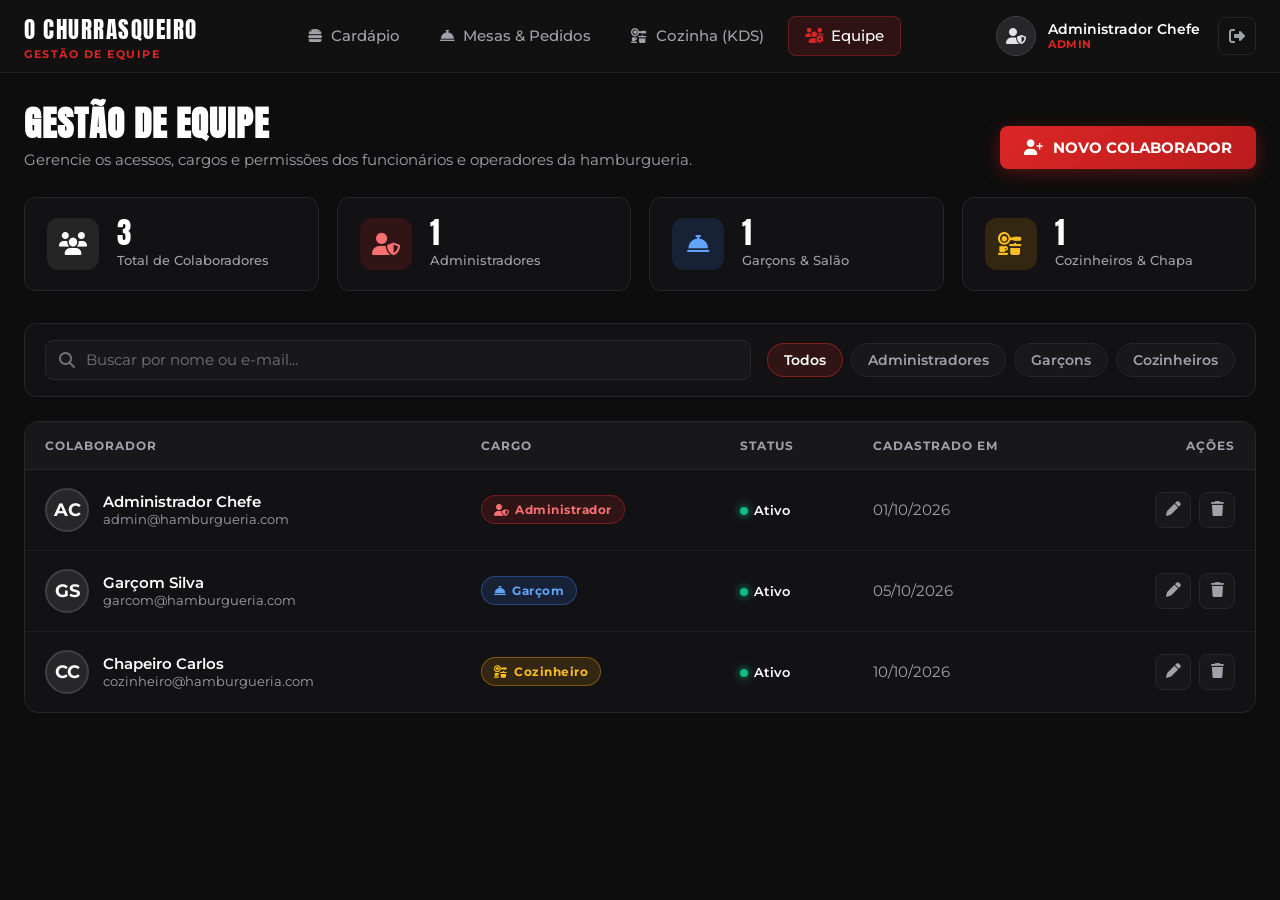
<file: frontend/equipe/equipe.html>
<!DOCTYPE html>
<html lang="pt-BR">
<head>
    <meta charset="UTF-8">
    <meta name="viewport" content="width=device-width, initial-scale=1.0">
    <title>O Churrasqueiro - Gestão de Equipe</title>

    <link rel="preconnect" href="https://fonts.googleapis.com">
    <link rel="preconnect" href="https://fonts.gstatic.com" crossorigin>
    <link href="https://fonts.googleapis.com/css2?family=Anton&family=Montserrat:wght@400;500;600;700&display=swap" rel="stylesheet">
    <link rel="stylesheet" href="https://cdnjs.cloudflare.com/ajax/libs/font-awesome/6.4.0/css/all.min.css">

    <link rel="stylesheet" href="../shared/css/global.css">
    <link rel="stylesheet" href="equipe.css">
</head>
<body>

<header class="topbar">
    <div class="topbar-container">
        <a href="../cardapio/cardapio.html" class="marca-header">
            <div class="texto-marca">
                <span class="nome-marca">O CHURRASQUEIRO</span>
                <span class="segmento-marca">GESTÃO DE EQUIPE</span>
            </div>
        </a>

        <nav class="nav-links">
            <a href="../cardapio/cardapio.html" class="nav-item">
                <i class="fa-solid fa-burger"></i>
                <span>Cardápio</span>
            </a>
            <a href="../pedidos-cliente/pedidos-cliente.html" class="nav-item">
                <i class="fa-solid fa-bell-concierge"></i>
                <span>Mesas & Pedidos</span>
            </a>
            <a href="../pedidos-cozinha/pedidos-cozinha.html" class="nav-item">
                <i class="fa-solid fa-kitchen-set"></i>
                <span>Cozinha (KDS)</span>
            </a>
            <a href="equipe.html" class="nav-item active">
                <i class="fa-solid fa-users-gear"></i>
                <span>Equipe</span>
            </a>
        </nav>

        <div class="header-acoes-direita">
            <div class="usuario-painel">
                <div class="usuario-avatar">
                    <i class="fa-solid fa-user-shield"></i>
                </div>
                <div class="usuario-detalhes">
                    <span class="usuario-nome" id="usuarioNome">Administrador</span>
                    <span class="usuario-cargo" id="usuarioCargo">ADMIN</span>
                </div>
                <button type="button" class="btn-logout" id="btnLogout" title="Sair">
                    <i class="fa-solid fa-right-from-bracket"></i>
                </button>
            </div>
        </div>
    </div>
</header>

<main class="main-content">

    <section class="equipe-hero">
        <div>
            <h1 class="hero-titulo">GESTÃO DE EQUIPE</h1>
            <p class="hero-subtitulo">Gerencie os acessos, cargos e permissões dos funcionários e operadores da hamburgueria.</p>
        </div>
        <button type="button" class="btn-primary" id="btnNovoColaborador">
            <i class="fa-solid fa-user-plus"></i>
            <span>NOVO COLABORADOR</span>
        </button>
    </section>

    <!-- Indicadores / Cards de Estatísticas -->
    <section class="stats-grid">
        <div class="card-stat">
            <div class="stat-icone total">
                <i class="fa-solid fa-users"></i>
            </div>
            <div class="stat-info">
                <span class="stat-valor" id="statTotal">0</span>
                <span class="stat-rotulo">Total de Colaboradores</span>
            </div>
        </div>

        <div class="card-stat">
            <div class="stat-icone admin">
                <i class="fa-solid fa-user-shield"></i>
            </div>
            <div class="stat-info">
                <span class="stat-valor" id="statAdmin">0</span>
                <span class="stat-rotulo">Administradores</span>
            </div>
        </div>

        <div class="card-stat">
            <div class="stat-icone garcom">
                <i class="fa-solid fa-bell-concierge"></i>
            </div>
            <div class="stat-info">
                <span class="stat-valor" id="statGarcom">0</span>
                <span class="stat-rotulo">Garçons & Salão</span>
            </div>
        </div>

        <div class="card-stat">
            <div class="stat-icone cozinheiro">
                <i class="fa-solid fa-kitchen-set"></i>
            </div>
            <div class="stat-info">
                <span class="stat-valor" id="statCozinheiro">0</span>
                <span class="stat-rotulo">Cozinheiros & Chapa</span>
            </div>
        </div>
    </section>

    <!-- Barra de Filtros e Busca -->
    <section class="controles-bar">
        <div class="busca-wrapper">
            <i class="fa-solid fa-magnifying-glass"></i>
            <input type="text" id="inputBusca" class="busca-input" placeholder="Buscar por nome ou e-mail..." />
        </div>

        <div class="filtros-grupo">
            <button type="button" class="filtro-pill ativo" data-cargo="TODOS">Todos</button>
            <button type="button" class="filtro-pill" data-cargo="ADMIN">Administradores</button>
            <button type="button" class="filtro-pill" data-cargo="GARCOM">Garçons</button>
            <button type="button" class="filtro-pill" data-cargo="COZINHEIRO">Cozinheiros</button>
        </div>
    </section>

    <!-- Tabela de Colaboradores -->
    <section class="tabela-container">
        <table class="tabela-equipe" id="tabelaEquipe">
            <thead>
                <tr>
                    <th>Colaborador</th>
                    <th>Cargo</th>
                    <th>Status</th>
                    <th>Cadastrado em</th>
                    <th style="text-align: right;">Ações</th>
                </tr>
            </thead>
            <tbody id="corpoTabelaEquipe">
                <!-- Linhas inseridas dinamicamente -->
            </tbody>
        </table>

        <div class="estado-vazio" id="estadoVazioEquipe" style="display: none;">
            <i class="fa-solid fa-user-xmark"></i>
            <h3>NENHUM COLABORADOR ENCONTRADO</h3>
            <p>Tente ajustar os termos de busca ou filtros de cargo.</p>
        </div>
    </section>

</main>

<!-- Modal Cadastrar / Editar Colaborador -->
<div class="modal-backdrop" id="modalColaborador" style="display: none;">
    <div class="modal-card">
        <div class="modal-header">
            <h2 class="modal-titulo" id="modalTitulo">
                <i class="fa-solid fa-user-gear" style="color: var(--primary-red);"></i>
                <span id="modalTituloTexto">NOVO COLABORADOR</span>
            </h2>
            <button type="button" class="btn-fechar-modal" id="btnFecharModal">
                <i class="fa-solid fa-xmark"></i>
            </button>
        </div>

        <form id="formColaborador" class="modal-corpo">
            <input type="hidden" id="colaboradorId" value="" />

            <div class="campo-form">
                <label class="campo-label" for="colaboradorNome">Nome Completo *</label>
                <input type="text" id="colaboradorNome" class="campo-input" required placeholder="Ex: Roberto Ramos" />
            </div>

            <div class="campo-form">
                <label class="campo-label" for="colaboradorEmail">E-mail Profissional *</label>
                <input type="email" id="colaboradorEmail" class="campo-input" required placeholder="Ex: roberto@hamburgueria.com" />
            </div>

            <div class="campo-form">
                <label class="campo-label" for="colaboradorCargo">Cargo / Função *</label>
                <select id="colaboradorCargo" class="campo-select" required>
                    <option value="ADMIN">Administrador (Acesso total)</option>
                    <option value="GARCOM">Garçom (Salão & Pedidos)</option>
                    <option value="COZINHEIRO">Cozinheiro (Painel KDS / Chapa)</option>
                </select>
            </div>

            <div class="campo-form">
                <label class="campo-label" for="colaboradorSenha" id="labelSenha">Senha de Acesso *</label>
                <input type="password" id="colaboradorSenha" class="campo-input" placeholder="Mínimo 4 caracteres" />
                <small style="font-size: 0.75rem; color: var(--text-muted); display: block; margin-top: 4px;" id="ajudaSenha">Preencha para cadastrar a senha do colaborador.</small>
            </div>

            <div class="campo-form" style="display: flex; align-items: center; gap: 10px;">
                <input type="checkbox" id="colaboradorAtivo" checked style="width: 18px; height: 18px; accent-color: var(--primary-red); cursor: pointer;" />
                <label for="colaboradorAtivo" style="font-size: 0.9rem; cursor: pointer;">Colaborador Ativo no Sistema</label>
            </div>

            <div class="modal-acoes">
                <button type="button" class="btn-cancelar" id="btnCancelarModal">Cancelar</button>
                <button type="submit" class="btn-primary" id="btnSalvarModal">
                    <i class="fa-solid fa-floppy-disk"></i>
                    <span>SALVAR</span>
                </button>
            </div>
        </form>
    </div>
</div>

<!-- Modal Confirmar Exclusão -->
<div class="modal-backdrop" id="modalExcluir" style="display: none;">
    <div class="modal-card" style="max-width: 440px; text-align: center;">
        <div class="modal-corpo" style="padding: 32px 24px;">
            <div style="width: 60px; height: 60px; border-radius: 50%; background: rgba(220, 38, 38, 0.15); color: var(--primary-red); display: flex; align-items: center; justify-content: center; font-size: 1.8rem; margin: 0 auto 18px;">
                <i class="fa-solid fa-trash"></i>
            </div>
            <h3 style="font-family: var(--font-heading); font-size: 1.4rem; color: #fff; margin-bottom: 8px;">EXCLUIR COLABORADOR?</h3>
            <p style="color: var(--text-secondary); font-size: 0.92rem; line-height: 1.4;">
                Tem certeza que deseja remover <strong id="nomeExcluir" style="color: #fff;">este colaborador</strong>? Esta ação não pode ser desfeita.
            </p>

            <div class="modal-acoes" style="justify-content: center; margin-top: 24px;">
                <button type="button" class="btn-cancelar" id="btnCancelarExclusao">Cancelar</button>
                <button type="button" class="btn-primary" id="btnConfirmarExclusao" style="background: var(--primary-red);">
                    <i class="fa-solid fa-trash"></i>
                    <span>CONFIRMAR EXCLUSÃO</span>
                </button>
            </div>
        </div>
    </div>
</div>

<!-- Container de Toasts -->
<div class="toast-container" id="toastContainer"></div>

<script src="../shared/js/auth.js"></script>
<script src="equipe.service.js"></script>
<script src="equipe.js"></script>
</body>
</html>
</file>
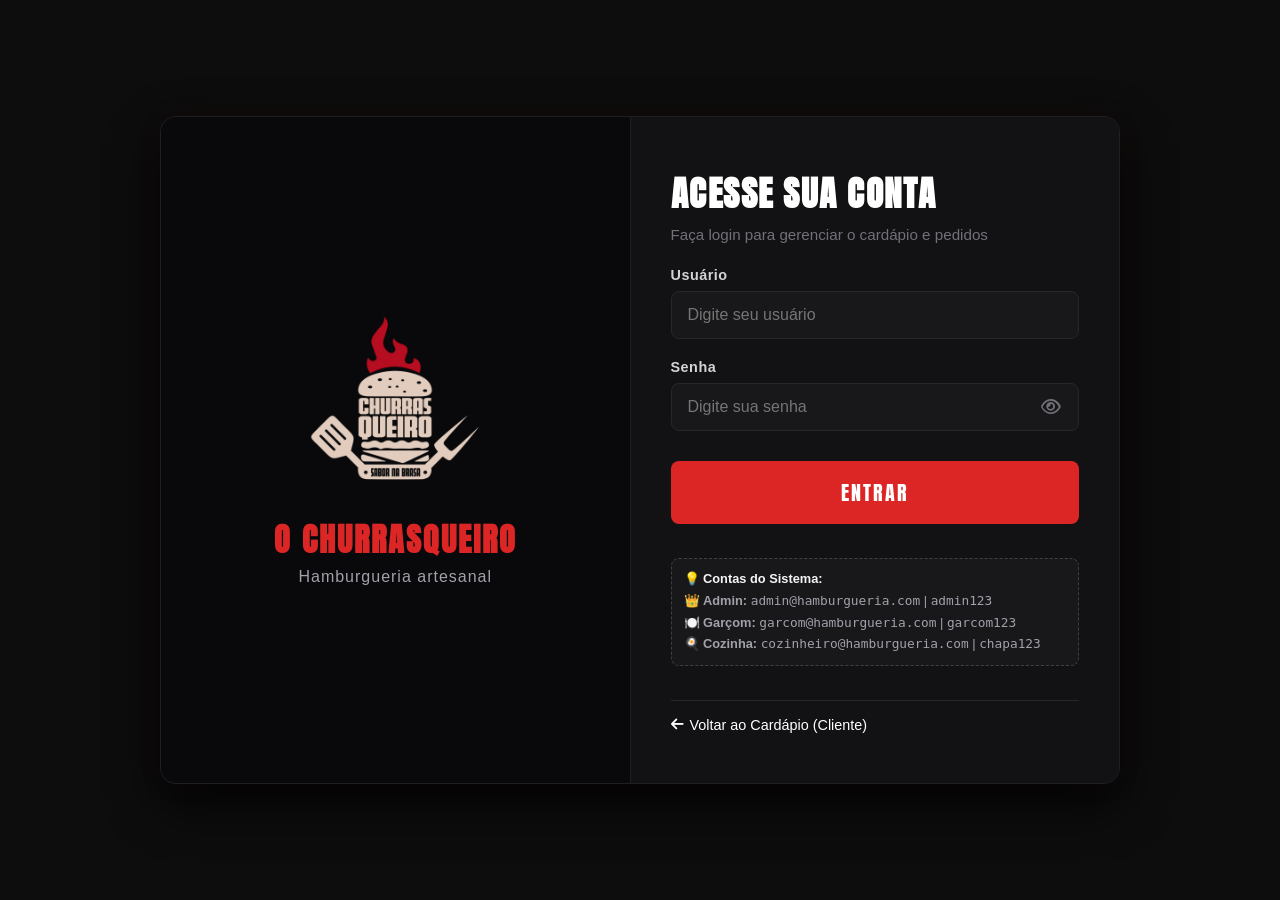
<file: frontend/login/login.html>
<!DOCTYPE html>
<html lang="pt-BR">
<head>
  <meta charset="UTF-8">
  <meta name="viewport" content="width=device-width, initial-scale=1.0">
  <title>O Churrasqueiro - Login</title>

  <link rel="preconnect" href="https://fonts.googleapis.com">
  <link rel="preconnect" href="https://fonts.gstatic.com" crossorigin>
  <link href="https://fonts.googleapis.com/css2?family=Anton&display=swap" rel="stylesheet">
  <link rel="stylesheet" href="https://cdnjs.cloudflare.com/ajax/libs/font-awesome/6.4.0/css/all.min.css">
  <link rel="stylesheet" href="../shared/css/global.css">
  <link rel="stylesheet" href="login.css">
</head>
<body>

<div class="login-container">
  <div class="secao-marca">
    <div class="caixa-logo">
      <img src="../shared/assets/logo-transparente.png" alt="" class="logo-marca" onerror="this.style.display='none';">
    </div>
    <h1 class="titulo-marca">O CHURRASQUEIRO</h1>
    <p class="subtitulo-marca">Hamburgueria artesanal</p>
  </div>

  <div class="secao-formulario">
    <h2 class="titulo-formulario">ACESSE SUA CONTA</h2>
    <p class="subtitulo-formulario">Faça login para gerenciar o cardápio e pedidos</p>

    <div id="errorAlert" class="alerta alerta-erro" style="display: none;"></div>

    <form id="loginForm" class="formulario-login">
      <div class="input-group">
        <label for="usuario">Usuário</label>
        <input type="text" id="usuario" name="usuario" placeholder="Digite seu usuário" required autocomplete="username">
      </div>

      <div class="input-group">
        <label for="senha">Senha</label>
        <div class="caixa-senha">
          <input type="password" id="senha" name="senha" placeholder="Digite sua senha" required autocomplete="current-password">
          <button type="button" class="alternar-senha" id="togglePassword" aria-label="Mostrar senha">
            <i class="fa-regular fa-eye" id="eyeIcon"></i>
          </button>
        </div>
      </div>

      <button type="submit" id="btnSubmit" class="botao-enviar">ENTRAR</button>

        <div style="margin-top: 14px; background: #18181b; border: 1px dashed #3f3f46; border-radius: 8px; padding: 12px; font-size: 0.8rem; color: #a1a1aa; text-align: left;">
          <div style="font-weight: 600; color: #f4f4f5; margin-bottom: 6px;">💡 Contas do Sistema:</div>
          <div style="display: flex; flex-direction: column; gap: 4px; line-height: 1.4;">
            <span>👑 <strong>Admin:</strong> <code>admin@hamburgueria.com</code> | <code>admin123</code></span>
            <span>🍽️ <strong>Garçom:</strong> <code>garcom@hamburgueria.com</code> | <code>garcom123</code></span>
            <span>🍳 <strong>Cozinha:</strong> <code>cozinheiro@hamburgueria.com</code> | <code>chapa123</code></span>
          </div>
        </div>

        <div style="margin-top: 14px; border-top: 1px solid #27272a; padding-top: 14px;">
          <a href="../cardapio/cardapio.html" class="esqueceu-senha-link" style="color: #ffffff; display: inline-flex; align-items: center; gap: 6px;">
            <i class="fa-solid fa-arrow-left"></i> Voltar ao Cardápio (Cliente)
          </a>
        </div>
    </form>
  </div>
</div>

<script src="../shared/js/auth.js"></script>
<script src="login.service.js"></script>
<script src="login.js"></script>
</body>
</html>
</file>
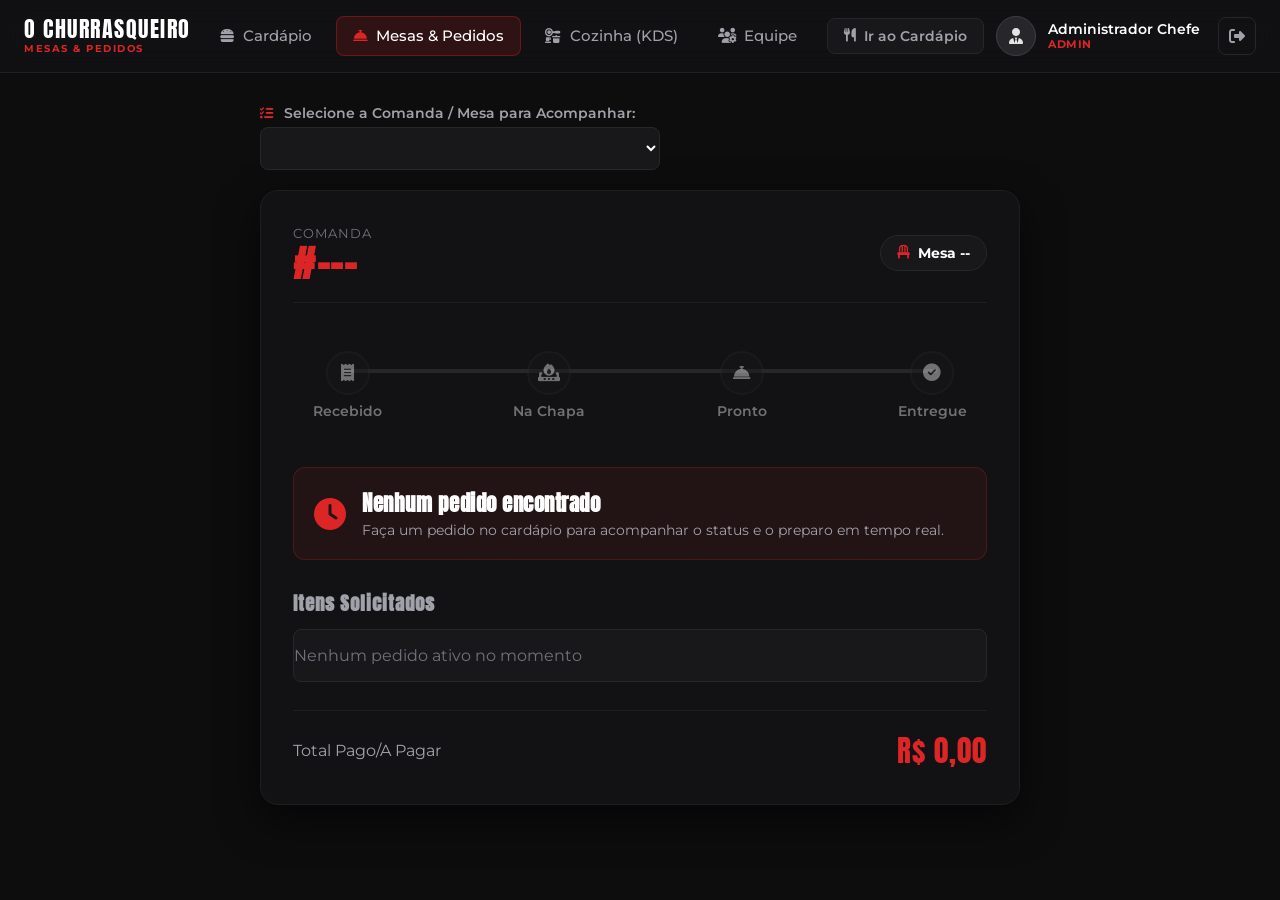
<file: frontend/pedidos-cliente/pedidos-cliente.html>
<!DOCTYPE html>
<html lang="pt-BR">
<head>
    <meta charset="UTF-8">
    <meta name="viewport" content="width=device-width, initial-scale=1.0">
    <title>O Churrasqueiro - Acompanhar Pedido</title>

    <link rel="preconnect" href="https://fonts.googleapis.com">
    <link rel="preconnect" href="https://fonts.gstatic.com" crossorigin>
    <link href="https://fonts.googleapis.com/css2?family=Anton&family=Montserrat:wght@400;500;600;700&display=swap" rel="stylesheet">
    <link rel="stylesheet" href="https://cdnjs.cloudflare.com/ajax/libs/font-awesome/6.4.0/css/all.min.css">

    <link rel="stylesheet" href="../shared/css/global.css">
    <link rel="stylesheet" href="pedidos-cliente.css">
</head>
<body>

<header class="topbar">
    <div class="topbar-container">
        <a href="../cardapio/cardapio.html" class="marca-header">
            <div class="texto-marca">
                <span class="nome-marca">O CHURRASQUEIRO</span>
                <span class="segmento-marca">MESAS & PEDIDOS</span>
            </div>
        </a>

        <nav class="nav-links apenas-funcionario" id="staffNav" style="display: none;">
            <a href="../cardapio/cardapio.html" class="nav-item">
                <i class="fa-solid fa-burger"></i>
                <span>Cardápio</span>
            </a>
            <a href="pedidos-cliente.html" class="nav-item active">
                <i class="fa-solid fa-bell-concierge"></i>
                <span>Mesas & Pedidos</span>
            </a>
            <a href="../pedidos-cozinha/pedidos-cozinha.html" class="nav-item">
                <i class="fa-solid fa-kitchen-set"></i>
                <span>Cozinha (KDS)</span>
            </a>
            <a href="../equipe/equipe.html" class="nav-item">
                <i class="fa-solid fa-users-gear"></i>
                <span>Equipe</span>
            </a>
        </nav>

        <div class="header-acoes-direita" style="display: flex; align-items: center; gap: 12px;">
            <a href="../cardapio/cardapio.html" class="btn-voltar-cardapio" id="btnVoltarCardapio">
                <i class="fa-solid fa-utensils"></i>
                <span>Ir ao Cardápio</span>
            </a>

            <div class="usuario-painel apenas-funcionario" id="staffUserPanel" style="display: none;">
                <div class="usuario-avatar">
                    <i class="fa-solid fa-user-tie"></i>
                </div>
                <div class="usuario-detalhes">
                    <span class="usuario-nome" id="usuarioNome">Colaborador</span>
                    <span class="usuario-cargo" id="usuarioCargo">STAFF</span>
                </div>
                <button type="button" class="btn-logout" id="btnLogout" title="Sair">
                    <i class="fa-solid fa-right-from-bracket"></i>
                </button>
            </div>
        </div>
    </div>
</header>

<main class="main-content">
    <!-- Seletor de Mesas e Comandas -->
    <div class="seletor-comandas-box" id="seletorComandasBox" style="margin-bottom: 20px; display: none;">
        <label for="selectComandaAtiva" style="font-size: 0.85rem; color: var(--text-secondary); margin-bottom: 6px; display: block; font-weight: 600;">
            <i class="fa-solid fa-list-check" style="color: var(--primary-red); margin-right: 6px;"></i>
            Selecione a Comanda / Mesa para Acompanhar:
        </label>
        <select id="selectComandaAtiva" style="width: 100%; max-width: 400px; padding: 10px 14px; background: #18181b; border: 1px solid #27272a; border-radius: 8px; color: #fff; font-size: 0.95rem; cursor: pointer; outline: none;"></select>
    </div>

    <div class="cartao-status-cliente">

        <div class="cabecalho-pedido">
            <div class="info-comanda">
                <span class="label-comanda">Comanda</span>
                <h1 class="numero-comanda" id="numeroComanda">#101</h1>
            </div>
            <div class="badge-mesa" id="badgeMesa">
                <i class="fa-solid fa-chair"></i>
                <span id="nomeMesa">Mesa 01</span>
            </div>
        </div>

        <div class="linha-tempo-wrapper">
            <div class="linha-progresso-fundo">
                <div class="linha-progresso-preenchimento" id="linhaProgresso"></div>
            </div>

            <div class="etapa-status ativa" id="etapaRecebido">
                <div class="icone-etapa">
                    <i class="fa-solid fa-receipt"></i>
                </div>
                <span class="rotulo-etapa">Recebido</span>
            </div>

            <div class="etapa-status" id="etapaPreparo">
                <div class="icone-etapa">
                    <i class="fa-solid fa-fire-burner"></i>
                </div>
                <span class="rotulo-etapa">Na Chapa</span>
            </div>

            <div class="etapa-status" id="etapaPronto">
                <div class="icone-etapa">
                    <i class="fa-solid fa-bell-concierge"></i>
                </div>
                <span class="rotulo-etapa">Pronto</span>
            </div>

            <div class="etapa-status" id="etapaEntregue">
                <div class="icone-etapa">
                    <i class="fa-solid fa-circle-check"></i>
                </div>
                <span class="rotulo-etapa">Entregue</span>
            </div>
        </div>

        <div class="caixa-mensagem-status" id="caixaMensagem">
            <i class="fa-solid fa-clock icone-mensagem-status"></i>
            <div>
                <h3 class="titulo-mensagem-status" id="tituloMensagem">Seu pedido foi recebido!</h3>
                <p class="subtitulo-mensagem-status" id="subtituloMensagem">A equipe da chapa já está preparando tudo com o padrão Churrasqueiro.</p>
            </div>
        </div>

        <div class="secao-resumo-itens">
            <h2 class="titulo-secao-resumo">Itens Solicitados</h2>
            <ul class="lista-itens-cliente" id="listaItensCliente"></ul>
        </div>

        <div class="rodape-pedido">
            <span class="label-total">Total Pago/A Pagar</span>
            <span class="valor-total" id="valorTotalCliente">R$ 0,00</span>
        </div>

    </div>
</main>

<script src="../shared/js/auth.js"></script>
<script src="pedidos-cliente-service.js"></script>
<script src="pedidos-cliente.js"></script>
</body>
</html>
</file>
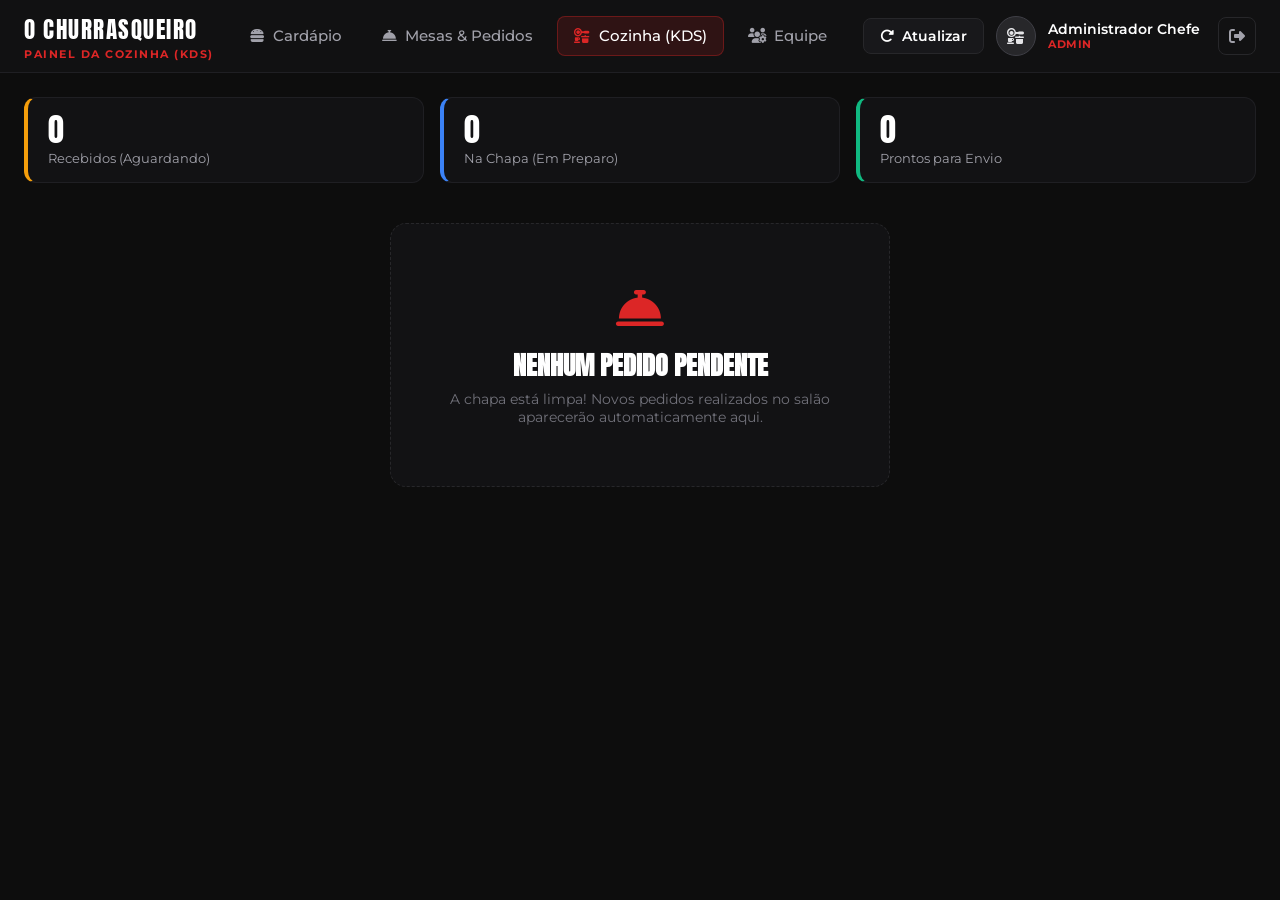
<file: frontend/pedidos-cozinha/pedidos-cozinha.html>
<!DOCTYPE html>
<html lang="pt-BR">
<head>
    <meta charset="UTF-8">
    <meta name="viewport" content="width=device-width, initial-scale=1.0">
    <title>O Churrasqueiro - Painel da Cozinha (KDS)</title>

    <link rel="preconnect" href="https://fonts.googleapis.com">
    <link rel="preconnect" href="https://fonts.gstatic.com" crossorigin>
    <link href="https://fonts.googleapis.com/css2?family=Anton&family=Montserrat:wght@400;500;600;700&display=swap" rel="stylesheet">
    <link rel="stylesheet" href="https://cdnjs.cloudflare.com/ajax/libs/font-awesome/6.4.0/css/all.min.css">

    <link rel="stylesheet" href="../shared/css/global.css">
    <link rel="stylesheet" href="pedidos-cozinha.css">
</head>
<body>

<header class="topbar">
    <div class="topbar-container">
        <a href="../cardapio/cardapio.html" class="marca-header">
            <div class="texto-marca">
                <span class="nome-marca">O CHURRASQUEIRO</span>
                <span class="segmento-marca">PAINEL DA COZINHA (KDS)</span>
            </div>
        </a>

        <nav class="nav-links">
            <a href="../cardapio/cardapio.html" class="nav-item">
                <i class="fa-solid fa-burger"></i>
                <span>Cardápio</span>
            </a>
            <a href="../pedidos-cliente/pedidos-cliente.html" class="nav-item">
                <i class="fa-solid fa-bell-concierge"></i>
                <span>Mesas & Pedidos</span>
            </a>
            <a href="pedidos-cozinha.html" class="nav-item active">
                <i class="fa-solid fa-kitchen-set"></i>
                <span>Cozinha (KDS)</span>
            </a>
            <a href="../equipe/equipe.html" class="nav-item">
                <i class="fa-solid fa-users-gear"></i>
                <span>Equipe</span>
            </a>
        </nav>

        <div class="header-acoes-direita">
            <button type="button" class="btn-atualizar" id="btnAtualizarPedidos" title="Atualizar pedidos">
                <i class="fa-solid fa-rotate-right"></i>
                <span>Atualizar</span>
            </button>

            <div class="usuario-painel">
                <div class="usuario-avatar">
                    <i class="fa-solid fa-kitchen-set"></i>
                </div>
                <div class="usuario-detalhes">
                    <span class="usuario-nome" id="usuarioNome">Cozinha</span>
                    <span class="usuario-cargo" id="usuarioCargo">COZINHEIRO</span>
                </div>
                <button type="button" class="btn-logout" id="btnLogout" title="Sair">
                    <i class="fa-solid fa-right-from-bracket"></i>
                </button>
            </div>
        </div>
    </div>
</header>

<main class="main-content">

    <section class="painel-header-info">
        <div class="status-resumo-grid">
            <div class="card-status-resumo resumo-recebidos">
                <span class="resumo-qtd" id="countRecebidos">0</span>
                <span class="resumo-label">Recebidos (Aguardando)</span>
            </div>
            <div class="card-status-resumo resumo-preparo">
                <span class="resumo-qtd" id="countEmPreparo">0</span>
                <span class="resumo-label">Na Chapa (Em Preparo)</span>
            </div>
            <div class="card-status-resumo resumo-prontos">
                <span class="resumo-qtd" id="countProntos">0</span>
                <span class="resumo-label">Prontos para Envio</span>
            </div>
        </div>
    </section>

    <section class="pedidos-cozinha-grid" id="pedidosContainer"></section>

    <div class="estado-vazio" id="estadoVazioCozinha" style="display: none;">
        <i class="fa-solid fa-bell-concierge estado-vazio-icone"></i>
        <h3 class="estado-vazio-titulo">NENHUM PEDIDO PENDENTE</h3>
        <p class="estado-vazio-texto">A chapa está limpa! Novos pedidos realizados no salão aparecerão automaticamente aqui.</p>
    </div>

</main>

<script src="../shared/js/auth.js"></script>
<script src="pedidos-cozinha-service.js"></script>
<script src="pedidos-cozinha.js"></script>
</body>
</html>
</file>
<file: frontend/shared/css/global.css>
*, *::before, *::after {
    box-sizing: border-box;
    margin: 0;
    padding: 0;
}

:root {
    --primary-red: #dc2626;
    --primary-red-hover: #b91c1c;
    --bg-dark: #0d0d0d;
    --card-bg: #121214;
    --input-bg: #18181b;
    --border-color: #27272a;
    --text-primary: #ffffff;
    --text-secondary: #a1a1aa;
    --text-muted: #71717a;
    --font-heading: 'Anton', sans-serif;
    --font-body: 'Glacial Indifference', 'Montserrat', sans-serif;
}

html, body {
    height: 100%;
    background-color: var(--bg-dark);
    color: var(--text-primary);
    font-family: var(--font-body);
    -webkit-font-smoothing: antialiased;
}

a {
    text-decoration: none;
    color: inherit;
}

button, input, select, textarea {
    font: inherit;
}

/* Shared Header Navigation */
.nav-links {
    display: flex;
    align-items: center;
    gap: 8px;
}

.nav-item {
    display: flex;
    align-items: center;
    gap: 8px;
    padding: 10px 16px;
    border-radius: 8px;
    color: var(--text-secondary);
    font-size: 0.92rem;
    font-weight: 500;
    transition: all 0.2s ease;
    text-decoration: none;
}

.nav-item:hover:not(.disabled) {
    color: var(--text-primary);
    background-color: rgba(255, 255, 255, 0.05);
}

.nav-item.active {
    color: #fff;
    background-color: rgba(220, 38, 38, 0.15);
    border: 1px solid rgba(220, 38, 38, 0.35);
}

.nav-item.active i {
    color: var(--primary-red);
}

.nav-item.disabled {
    opacity: 0.45;
    cursor: not-allowed;
}

/* Shared User Panel */
.usuario-painel {
    display: flex;
    align-items: center;
    gap: 12px;
}

.usuario-avatar {
    width: 40px;
    height: 40px;
    border-radius: 50%;
    background-color: #27272a;
    border: 1px solid #3f3f46;
    display: flex;
    align-items: center;
    justify-content: center;
    color: #e4e4e7;
    font-size: 1rem;
}

.usuario-detalhes {
    display: flex;
    flex-direction: column;
}

.usuario-nome {
    font-size: 0.88rem;
    font-weight: 600;
    color: var(--text-primary);
    line-height: 1.2;
}

.usuario-cargo {
    font-size: 0.7rem;
    font-weight: 700;
    color: var(--primary-red);
    letter-spacing: 0.5px;
}

.btn-logout {
    background: none;
    border: 1px solid #27272a;
    width: 38px;
    height: 38px;
    border-radius: 8px;
    color: var(--text-secondary);
    cursor: pointer;
    display: flex;
    align-items: center;
    justify-content: center;
    transition: all 0.2s ease;
    margin-left: 6px;
}

.btn-logout:hover {
    background-color: rgba(220, 38, 38, 0.15);
    color: var(--primary-red);
    border-color: var(--primary-red);
}
</file>
<file: frontend/equipe/equipe.css>
body {
  min-height: 100vh;
  background-color: var(--bg-dark);
  color: var(--text-primary);
  font-family: var(--font-body);
}

.topbar {
  position: sticky;
  top: 0;
  z-index: 100;
  background: rgba(18, 18, 20, 0.95);
  backdrop-filter: blur(14px);
  -webkit-backdrop-filter: blur(14px);
  border-bottom: 1px solid #1f1f23;
  padding: 0 24px;
}

.topbar-container {
  max-width: 1400px;
  margin: 0 auto;
  height: 72px;
  display: flex;
  align-items: center;
  justify-content: space-between;
}

.marca-header {
  display: flex;
  align-items: center;
  gap: 12px;
  text-decoration: none;
}

.texto-marca {
  display: flex;
  flex-direction: column;
}

.nome-marca {
  font-family: var(--font-heading);
  font-size: 1.45rem;
  letter-spacing: 1.5px;
  color: #ffffff;
}

.segmento-marca {
  font-size: 0.68rem;
  color: var(--primary-red);
  letter-spacing: 1.5px;
  font-weight: 700;
}

.header-acoes-direita {
  display: flex;
  align-items: center;
  gap: 14px;
}

.main-content {
  max-width: 1400px;
  margin: 0 auto;
  padding: 32px 24px 60px;
}

/* Hero Section */
.equipe-hero {
  display: flex;
  justify-content: space-between;
  align-items: flex-end;
  margin-bottom: 28px;
  flex-wrap: wrap;
  gap: 16px;
}

.hero-titulo {
  font-family: var(--font-heading);
  font-size: 2.2rem;
  letter-spacing: 1px;
  color: #fff;
  line-height: 1.1;
}

.hero-subtitulo {
  color: var(--text-secondary);
  font-size: 0.95rem;
  margin-top: 6px;
}

.btn-primary {
  background: linear-gradient(135deg, var(--primary-red), #b91c1c);
  color: #fff;
  border: none;
  padding: 12px 24px;
  border-radius: 8px;
  font-weight: 700;
  font-size: 0.95rem;
  cursor: pointer;
  display: flex;
  align-items: center;
  gap: 10px;
  box-shadow: 0 4px 18px rgba(220, 38, 38, 0.35);
  transition: all 0.2s ease;
}

.btn-primary:hover {
  transform: translateY(-2px);
  box-shadow: 0 6px 22px rgba(220, 38, 38, 0.45);
}

/* Stats Cards Grid */
.stats-grid {
  display: grid;
  grid-template-columns: repeat(auto-fit, minmax(220px, 1fr));
  gap: 18px;
  margin-bottom: 32px;
}

.card-stat {
  background-color: var(--card-bg);
  border: 1px solid var(--border-color);
  border-radius: 12px;
  padding: 20px 22px;
  display: flex;
  align-items: center;
  gap: 18px;
  transition: border-color 0.2s ease;
}

.card-stat:hover {
  border-color: #3f3f46;
}

.stat-icone {
  width: 52px;
  height: 52px;
  border-radius: 12px;
  display: flex;
  align-items: center;
  justify-content: center;
  font-size: 1.4rem;
}

.stat-icone.total {
  background: rgba(255, 255, 255, 0.08);
  color: #fff;
}

.stat-icone.admin {
  background: rgba(220, 38, 38, 0.15);
  color: #f87171;
}

.stat-icone.garcom {
  background: rgba(59, 130, 246, 0.15);
  color: #60a5fa;
}

.stat-icone.cozinheiro {
  background: rgba(245, 158, 11, 0.15);
  color: #fbbf24;
}

.stat-info {
  display: flex;
  flex-direction: column;
}

.stat-valor {
  font-family: var(--font-heading);
  font-size: 1.8rem;
  color: #fff;
  line-height: 1;
}

.stat-rotulo {
  font-size: 0.82rem;
  color: var(--text-secondary);
  font-weight: 500;
  margin-top: 4px;
}

/* Controls Bar */
.controles-bar {
  background: var(--card-bg);
  border: 1px solid var(--border-color);
  border-radius: 12px;
  padding: 16px 20px;
  display: flex;
  align-items: center;
  justify-content: space-between;
  gap: 16px;
  flex-wrap: wrap;
  margin-bottom: 24px;
}

.busca-wrapper {
  position: relative;
  flex: 1;
  min-width: 260px;
}

.busca-wrapper i {
  position: absolute;
  left: 14px;
  top: 50%;
  transform: translateY(-50%);
  color: var(--text-muted);
}

.busca-input {
  width: 100%;
  background-color: var(--input-bg);
  border: 1px solid var(--border-color);
  border-radius: 8px;
  padding: 10px 14px 10px 40px;
  color: #fff;
  font-size: 0.92rem;
  outline: none;
  transition: border-color 0.2s ease;
}

.busca-input:focus {
  border-color: var(--primary-red);
}

.filtros-grupo {
  display: flex;
  gap: 8px;
  flex-wrap: wrap;
}

.filtro-pill {
  background: var(--input-bg);
  border: 1px solid var(--border-color);
  color: var(--text-secondary);
  padding: 8px 16px;
  border-radius: 20px;
  font-size: 0.85rem;
  font-weight: 600;
  cursor: pointer;
  transition: all 0.2s ease;
}

.filtro-pill:hover {
  color: #fff;
  border-color: #3f3f46;
}

.filtro-pill.ativo {
  background-color: rgba(220, 38, 38, 0.15);
  border-color: rgba(220, 38, 38, 0.5);
  color: #fff;
}

/* Tabela de Colaboradores */
.tabela-container {
  background-color: var(--card-bg);
  border: 1px solid var(--border-color);
  border-radius: 14px;
  overflow: hidden;
}

.tabela-equipe {
  width: 100%;
  border-collapse: collapse;
  text-align: left;
}

.tabela-equipe th {
  background-color: #18181b;
  padding: 16px 20px;
  font-size: 0.78rem;
  text-transform: uppercase;
  letter-spacing: 1px;
  color: var(--text-secondary);
  border-bottom: 1px solid var(--border-color);
}

.tabela-equipe td {
  padding: 18px 20px;
  border-bottom: 1px solid #1f1f23;
  font-size: 0.92rem;
  vertical-align: middle;
}

.tabela-equipe tr:last-child td {
  border-bottom: none;
}

.tabela-equipe tr:hover td {
  background-color: rgba(255, 255, 255, 0.02);
}

.colaborador-perfil {
  display: flex;
  align-items: center;
  gap: 14px;
}

.avatar-colaborador {
  width: 44px;
  height: 44px;
  border-radius: 50%;
  display: flex;
  align-items: center;
  justify-content: center;
  font-size: 1.1rem;
  font-weight: 700;
  background-color: #27272a;
  color: #fff;
  border: 2px solid #3f3f46;
}

.colaborador-nome-email {
  display: flex;
  flex-direction: column;
}

.colaborador-nome {
  font-weight: 600;
  color: #fff;
}

.colaborador-email {
  font-size: 0.82rem;
  color: var(--text-secondary);
}

/* Badges de Cargo */
.badge-cargo {
  display: inline-flex;
  align-items: center;
  gap: 6px;
  padding: 6px 12px;
  border-radius: 20px;
  font-size: 0.75rem;
  font-weight: 700;
  letter-spacing: 0.5px;
}

.badge-cargo.ADMIN {
  background: rgba(220, 38, 38, 0.15);
  border: 1px solid rgba(220, 38, 38, 0.4);
  color: #f87171;
}

.badge-cargo.GARCOM {
  background: rgba(59, 130, 246, 0.15);
  border: 1px solid rgba(59, 130, 246, 0.4);
  color: #60a5fa;
}

.badge-cargo.COZINHEIRO {
  background: rgba(245, 158, 11, 0.15);
  border: 1px solid rgba(245, 158, 11, 0.4);
  color: #fbbf24;
}

/* Status Badge */
.status-pill {
  display: inline-flex;
  align-items: center;
  gap: 6px;
  font-size: 0.8rem;
  font-weight: 600;
}

.status-dot {
  width: 8px;
  height: 8px;
  border-radius: 50%;
}

.status-pill.ativo .status-dot {
  background-color: #10b981;
  box-shadow: 0 0 8px #10b981;
}

.status-pill.inativo .status-dot {
  background-color: #ef4444;
}

/* Ações */
.acoes-wrapper {
  display: flex;
  align-items: center;
  gap: 8px;
}

.btn-acao {
  background-color: #18181b;
  border: 1px solid #27272a;
  color: var(--text-secondary);
  width: 36px;
  height: 36px;
  border-radius: 8px;
  cursor: pointer;
  display: flex;
  align-items: center;
  justify-content: center;
  transition: all 0.2s ease;
}

.btn-acao:hover {
  color: #fff;
  border-color: #3f3f46;
}

.btn-acao.editar:hover {
  color: #60a5fa;
  border-color: #3b82f6;
}

.btn-acao.excluir:hover {
  color: #f87171;
  border-color: var(--primary-red);
}

/* Estado Vazio */
.estado-vazio {
  padding: 60px 20px;
  text-align: center;
}

.estado-vazio i {
  font-size: 3rem;
  color: var(--text-muted);
  margin-bottom: 16px;
}

.estado-vazio h3 {
  font-family: var(--font-heading);
  font-size: 1.4rem;
  letter-spacing: 1px;
  color: #fff;
}

.estado-vazio p {
  color: var(--text-secondary);
  font-size: 0.9rem;
  margin-top: 6px;
}

/* Modais */
.modal-backdrop {
  position: fixed;
  inset: 0;
  background: rgba(0, 0, 0, 0.75);
  backdrop-filter: blur(8px);
  display: flex;
  align-items: center;
  justify-content: center;
  z-index: 1000;
  padding: 20px;
}

.modal-card {
  background: #151518;
  border: 1px solid #2e2e33;
  border-radius: 16px;
  width: 100%;
  max-width: 520px;
  box-shadow: 0 20px 45px rgba(0, 0, 0, 0.7);
  overflow: hidden;
  animation: modalIn 0.25s ease-out;
}

@keyframes modalIn {
  from { opacity: 0; transform: scale(0.95); }
  to { opacity: 1; transform: scale(1); }
}

.modal-header {
  padding: 20px 24px;
  border-bottom: 1px solid #222226;
  display: flex;
  align-items: center;
  justify-content: space-between;
}

.modal-titulo {
  font-family: var(--font-heading);
  font-size: 1.35rem;
  letter-spacing: 1px;
  color: #fff;
  display: flex;
  align-items: center;
  gap: 10px;
}

.btn-fechar-modal {
  background: none;
  border: none;
  color: var(--text-muted);
  font-size: 1.2rem;
  cursor: pointer;
  transition: color 0.2s;
}

.btn-fechar-modal:hover {
  color: #fff;
}

.modal-corpo {
  padding: 24px;
}

.campo-form {
  margin-bottom: 18px;
}

.campo-label {
  display: block;
  font-size: 0.85rem;
  font-weight: 600;
  color: var(--text-secondary);
  margin-bottom: 8px;
}

.campo-input, .campo-select {
  width: 100%;
  background: #1c1c20;
  border: 1px solid #2e2e33;
  border-radius: 8px;
  padding: 12px 14px;
  color: #fff;
  font-size: 0.95rem;
  outline: none;
  transition: border-color 0.2s ease;
}

.campo-input:focus, .campo-select:focus {
  border-color: var(--primary-red);
}

.modal-acoes {
  display: flex;
  justify-content: flex-end;
  gap: 12px;
  margin-top: 24px;
}

.btn-cancelar {
  background: #27272a;
  border: 1px solid #3f3f46;
  color: #fff;
  padding: 10px 20px;
  border-radius: 8px;
  font-weight: 600;
  cursor: pointer;
  transition: background 0.2s;
}

.btn-cancelar:hover {
  background: #3f3f46;
}

/* Toast */
.toast-container {
  position: fixed;
  bottom: 24px;
  right: 24px;
  z-index: 2000;
  display: flex;
  flex-direction: column;
  gap: 10px;
}

.toast {
  background: #18181b;
  border: 1px solid #27272a;
  border-left: 4px solid var(--primary-red);
  color: #fff;
  padding: 14px 20px;
  border-radius: 8px;
  box-shadow: 0 10px 25px rgba(0,0,0,0.5);
  font-size: 0.9rem;
  display: flex;
  align-items: center;
  gap: 12px;
  animation: slideIn 0.3s ease;
}

.toast.sucesso {
  border-left-color: #10b981;
}

@keyframes slideIn {
  from { transform: translateX(100%); opacity: 0; }
  to { transform: translateX(0); opacity: 1; }
}
</file>
<file: frontend/login/login.css>
@import url('https://fonts.cdnfonts.com/css/glacial-indifference');

body {
  display: flex;
  align-items: center;
  justify-content: center;
  min-height: 100vh;
  padding: 20px;
}

.login-container {
  width: 100%;
  max-width: 960px;
  background-color: var(--card-bg);
  border-radius: 16px;
  border: 1px solid #1f1f23;
  display: flex;
  flex-direction: row;
  overflow: hidden;
  box-shadow: 0 20px 50px rgba(0, 0, 0, 0.8), 0 0 30px rgba(220, 38, 38, 0.05);
}

.secao-marca {
  flex: 1;
  background-color: #09090b;
  padding: 40px 30px;
  display: flex;
  flex-direction: column;
  align-items: center;
  justify-content: center;
  border-right: 1px solid #1f1f23;
}

.caixa-logo {
  width: 100%;
  max-width: 240px;
  margin-bottom: 20px;
  display: flex;
  justify-content: center;
}

.logo-marca{
  width: 100%;
  height: auto;
  object-fit: contain;
  display: block;
}

.titulo-marca {
  font-family: var(--font-heading);
  font-size: 2rem;
  color: var(--primary-red);
  letter-spacing: 2px;
  text-transform: uppercase;
  text-align: center;
  margin-bottom: 4px;
}

.subtitulo-marca {
  font-size: 1rem;
  color: var(--text-secondary);
  letter-spacing: 1px;
  text-align: center;
}

.secao-formulario {
  flex: 1;
  padding: 50px 40px;
  display: flex;
  flex-direction: column;
  justify-content: center;
  background-color: var(--card-bg);
}

.titulo-formulario {
  font-family: var(--font-heading);
  font-size: 2.2rem;
  color: var(--text-primary);
  letter-spacing: 1.5px;
  margin-bottom: 6px;
  text-transform: uppercase;
}

.subtitulo-formulario {
  font-size: 0.95rem;
  color: var(--text-muted);
  margin-bottom: 24px;
}

.alerta {
  padding: 12px 16px;
  border-radius: 8px;
  font-size: 0.9rem;
  margin-bottom: 16px;
}

.alerta-erro {
  background-color: rgba(220, 38, 38, 0.15);
  border: 1px solid var(--primary-red);
  color: #fca5a5;
}


.formulario-login {
  display: flex;
  flex-direction: column;
  gap: 20px;
}

.input-group {
  display: flex;
  flex-direction: column;
  gap: 8px;
}

.input-group label {
  font-size: 0.9rem;
  font-weight: 600;
  color: #d4d4d8;
  letter-spacing: 0.5px;
}

.input-group input {
  width: 100%;
  padding: 14px 16px;
  background-color: var(--input-bg);
  border: 1px solid var(--border-color);
  border-radius: 8px;
  color: var(--text-primary);
  font-size: 1rem;
  outline: none;
  transition: all 0.2s ease;
}

.input-group input:focus {
  border-color: var(--primary-red);
  box-shadow: 0 0 0 3px rgba(220, 38, 38, 0.2);
  background-color: #202024;
}

.caixa-senha {
  position: relative;
  display: flex;
  align-items: center;
}

.caixa-senha input {
  padding-right: 48px;
}

.alternar-senha {
  position: absolute;
  right: 12px;
  background: none;
  border: none;
  color: var(--text-muted);
  font-size: 1.1rem;
  cursor: pointer;
  padding: 6px;
  display: flex;
  align-items: center;
  justify-content: center;
  transition: color 0.2s ease;
}

.alternar-senha:hover {
  color: var(--primary-red);
}

.botao-enviar {
  margin-top: 10px;
  width: 100%;
  padding: 16px;
  background-color: var(--primary-red);
  color: var(--text-primary);
  border: none;
  border-radius: 8px;
  font-family: var(--font-heading);
  font-size: 1.25rem;
  letter-spacing: 2px;
  cursor: pointer;
  transition: background-color 0.2s ease, transform 0.1s ease;
}

.botao-enviar:hover {
  background-color: var(--primary-red-hover);
}

.botao-enviar:active {
  transform: scale(0.99);
}

.form-footer {
  text-align: center;
  margin-top: 10px;
}

.esqueceu-senha-link {
  color: var(--text-secondary);
  font-size: 0.9rem;
  transition: color 0.2s ease;
}

.esqueceu-senha-link:hover {
  color: var(--primary-red);
  text-decoration: underline;
}

@media (max-width: 768px) {
  .login-container {
    flex-direction: column;
    max-width: 450px;
  }

  .secao-marca {
    border-right: none;
    border-bottom: 1px solid #1f1f23;
    padding: 30px 20px;
  }

  .secao-formulario {
    padding: 35px 25px;
  }

  .titulo-formulario {
    font-size: 1.8rem;
  }
}
</file>
<file: frontend/pedidos-cliente/pedidos-cliente.css>
body {
    min-height: 100vh;
    background-color: var(--bg-dark);
    color: var(--text-primary);
    font-family: var(--font-body);
    display: flex;
    flex-direction: column;
}

.topbar {
    position: sticky;
    top: 0;
    z-index: 100;
    background: rgba(18, 18, 20, 0.92);
    backdrop-filter: blur(14px);
    -webkit-backdrop-filter: blur(14px);
    border-bottom: 1px solid #1f1f23;
    padding: 0 24px;
}

.topbar-container {
    max-width: 1400px;
    margin: 0 auto;
    height: 72px;
    display: flex;
    align-items: center;
    justify-content: space-between;
}

.marca-header {
    display: flex;
    align-items: center;
    gap: 12px;
    text-decoration: none;
}

.icone-marca {
    width: 42px;
    height: 42px;
    border-radius: 10px;
    background: linear-gradient(135deg, var(--primary-red), #991b1b);
    display: flex;
    align-items: center;
    justify-content: center;
    color: #fff;
    font-size: 1.2rem;
    box-shadow: 0 4px 15px rgba(220, 38, 38, 0.35);
}

.texto-marca {
    display: flex;
    flex-direction: column;
}

.nome-marca {
    font-family: var(--font-heading);
    font-size: 1.4rem;
    letter-spacing: 1.5px;
    color: #ffffff;
    line-height: 1.1;
}

.segmento-marca {
    font-size: 0.65rem;
    color: var(--primary-red);
    letter-spacing: 1.5px;
    font-weight: 700;
}

.btn-voltar-cardapio {
    display: inline-flex;
    align-items: center;
    gap: 8px;
    background: #18181b;
    border: 1px solid #27272a;
    color: var(--text-secondary);
    padding: 9px 16px;
    border-radius: 8px;
    font-size: 0.85rem;
    font-weight: 600;
    text-decoration: none;
    transition: all 0.2s ease;
}

.btn-voltar-cardapio:hover {
    color: #ffffff;
    border-color: var(--primary-red);
}

.main-content {
    max-width: 800px;
    width: 100%;
    margin: 0 auto;
    padding: 32px 20px;
    flex: 1;
}

.cartao-status-cliente {
    background-color: var(--card-bg);
    border: 1px solid #1f1f23;
    border-radius: 18px;
    padding: 32px;
    box-shadow: 0 15px 40px rgba(0, 0, 0, 0.6);
    display: flex;
    flex-direction: column;
    gap: 28px;
}

.cabecalho-pedido {
    display: flex;
    justify-content: space-between;
    align-items: center;
    border-bottom: 1px solid #1f1f23;
    padding-bottom: 20px;
}

.label-comanda {
    font-size: 0.8rem;
    color: var(--text-muted);
    text-transform: uppercase;
    letter-spacing: 1px;
}

.numero-comanda {
    font-family: var(--font-heading);
    font-size: 2.5rem;
    color: var(--primary-red);
    letter-spacing: 1.5px;
    line-height: 1;
}

.badge-mesa {
    background-color: #18181b;
    border: 1px solid #27272a;
    color: #fff;
    padding: 8px 16px;
    border-radius: 30px;
    font-weight: 700;
    font-size: 0.9rem;
    display: flex;
    align-items: center;
    gap: 8px;
}

.badge-mesa i {
    color: var(--primary-red);
}

.linha-tempo-wrapper {
    position: relative;
    display: flex;
    justify-content: space-between;
    align-items: center;
    padding: 10px 20px;
    margin: 10px 0;
}

.linha-progresso-fundo {
    position: absolute;
    top: 28px;
    left: 50px;
    right: 50px;
    height: 4px;
    background-color: #27272a;
    z-index: 1;
}

.linha-progresso-preenchimento {
    height: 100%;
    width: 0%;
    background: linear-gradient(90deg, #f59e0b, var(--primary-red), #10b981);
    transition: width 0.4s ease;
}

.etapa-status {
    position: relative;
    z-index: 2;
    display: flex;
    flex-direction: column;
    align-items: center;
    gap: 8px;
    opacity: 0.4;
    transition: all 0.3s ease;
}

.etapa-status.ativa {
    opacity: 1;
}

.icone-etapa {
    width: 44px;
    height: 44px;
    border-radius: 50%;
    background-color: #18181b;
    border: 2px solid #27272a;
    display: flex;
    align-items: center;
    justify-content: center;
    color: #ffffff;
    font-size: 1.1rem;
}

.etapa-status.ativa .icone-etapa {
    border-color: var(--primary-red);
    background-color: var(--primary-red);
    box-shadow: 0 0 15px rgba(220, 38, 38, 0.4);
}

.etapa-status.concluida .icone-etapa {
    border-color: #10b981;
    background-color: #10b981;
}

.rotulo-etapa {
    font-size: 0.85rem;
    font-weight: 600;
    color: #fff;
}

.caixa-mensagem-status {
    background-color: rgba(220, 38, 38, 0.08);
    border: 1px solid rgba(220, 38, 38, 0.25);
    border-radius: 12px;
    padding: 20px;
    display: flex;
    align-items: center;
    gap: 16px;
}

.icone-mensagem-status {
    font-size: 2rem;
    color: var(--primary-red);
}

.titulo-mensagem-status {
    font-family: var(--font-heading);
    font-size: 1.3rem;
    color: #fff;
    letter-spacing: 0.5px;
}

.subtitulo-mensagem-status {
    font-size: 0.9rem;
    color: var(--text-secondary);
    margin-top: 2px;
}

.titulo-secao-resumo {
    font-family: var(--font-heading);
    font-size: 1.2rem;
    letter-spacing: 1px;
    color: var(--text-secondary);
    margin-bottom: 12px;
}

.lista-itens-cliente {
    list-style: none;
    display: flex;
    flex-direction: column;
    gap: 10px;
}

.item-cliente-linha {
    display: flex;
    justify-content: space-between;
    align-items: center;
    padding: 12px;
    background-color: #18181b;
    border-radius: 8px;
    border: 1px solid #27272a;
}

.item-qtd-badge {
    font-family: var(--font-heading);
    color: var(--primary-red);
    font-size: 1.1rem;
    margin-right: 8px;
}

.item-nome-texto {
    font-size: 0.95rem;
    font-weight: 600;
    color: #fff;
}

.item-preco-texto {
    font-family: var(--font-heading);
    font-size: 1.05rem;
    color: #e4e4e7;
}

.rodape-pedido {
    display: flex;
    justify-content: space-between;
    align-items: center;
    border-top: 1px solid #1f1f23;
    padding-top: 18px;
}

.label-total {
    font-size: 1rem;
    color: var(--text-secondary);
}

.valor-total {
    font-family: var(--font-heading);
    font-size: 1.8rem;
    color: var(--primary-red);
    letter-spacing: 1px;
}

@media (max-width: 600px) {
    .cartao-status-cliente { padding: 20px; }
    .numero-comanda { font-size: 2rem; }
    .rotulo-etapa { font-size: 0.75rem; }
    .linha-tempo-wrapper { padding: 0; }
}
</file>
<file: frontend/pedidos-cozinha/pedidos-cozinha.css>
body {
    min-height: 100vh;
    background-color: var(--bg-dark);
    color: var(--text-primary);
    font-family: var(--font-body);
}

.topbar {
    position: sticky;
    top: 0;
    z-index: 100;
    background: rgba(18, 18, 20, 0.95);
    backdrop-filter: blur(14px);
    border-bottom: 1px solid #1f1f23;
    padding: 0 24px;
}

.topbar-container {
    max-width: 1400px;
    margin: 0 auto;
    height: 72px;
    display: flex;
    align-items: center;
    justify-content: space-between;
}

.marca-header {
    display: flex;
    align-items: center;
    gap: 12px;
}

.texto-marca {
    display: flex;
    flex-direction: column;
}

.nome-marca {
    font-family: var(--font-heading);
    font-size: 1.45rem;
    letter-spacing: 1.5px;
    color: #ffffff;
}

.segmento-marca {
    font-size: 0.68rem;
    color: var(--primary-red);
    letter-spacing: 1.5px;
    font-weight: 700;
}

.header-acoes-direita {
    display: flex;
    align-items: center;
    gap: 12px;
}

.btn-atualizar {
    background-color: #18181b;
    border: 1px solid #27272a;
    color: #fff;
    padding: 8px 16px;
    border-radius: 8px;
    font-size: 0.88rem;
    font-weight: 600;
    cursor: pointer;
    display: flex;
    align-items: center;
    gap: 8px;
    transition: all 0.2s ease;
}

.btn-atualizar:hover {
    border-color: var(--primary-red);
    color: var(--primary-red);
}

.btn-acesso-funcionario {
    display: flex;
    align-items: center;
    gap: 8px;
    background-color: #27272a;
    color: #fff;
    padding: 8px 16px;
    border-radius: 8px;
    font-size: 0.88rem;
    font-weight: 600;
    text-decoration: none;
    transition: all 0.2s ease;
}

.btn-acesso-funcionario:hover {
    background-color: #3f3f46;
}

.main-content {
    max-width: 1400px;
    margin: 0 auto;
    padding: 24px;
}

.status-resumo-grid {
    display: grid;
    grid-template-columns: repeat(auto-fit, minmax(220px, 1fr));
    gap: 16px;
    margin-bottom: 28px;
}

.card-status-resumo {
    background-color: var(--card-bg);
    border: 1px solid #1f1f23;
    border-radius: 12px;
    padding: 16px 20px;
    display: flex;
    flex-direction: column;
    align-items: flex-start;
    border-left: 4px solid #3f3f46;
}

.resumo-recebidos { border-left-color: #f59e0b; }
.resumo-preparo { border-left-color: #3b82f6; }
.resumo-prontos { border-left-color: #10b981; }

.resumo-qtd {
    font-family: var(--font-heading);
    font-size: 2rem;
    color: #ffffff;
    line-height: 1;
}

.resumo-label {
    font-size: 0.82rem;
    color: var(--text-secondary);
    margin-top: 4px;
}

.pedidos-cozinha-grid {
    display: grid;
    grid-template-columns: repeat(auto-fill, minmax(320px, 1fr));
    gap: 20px;
}

.pedido-card-kds {
    background-color: var(--card-bg);
    border: 1px solid #27272a;
    border-radius: 14px;
    overflow: hidden;
    display: flex;
    flex-direction: column;
    transition: all 0.2s ease;
    box-shadow: 0 8px 20px rgba(0, 0, 0, 0.4);
}

.pedido-card-kds.status-RECEBIDO { border-top: 4px solid #f59e0b; }
.pedido-card-kds.status-EM_PREPARO { border-top: 4px solid #3b82f6; }
.pedido-card-kds.status-PRONTO { border-top: 4px solid #10b981; }

.pedido-kds-header {
    padding: 14px 16px;
    background-color: #18181b;
    border-bottom: 1px solid #27272a;
    display: flex;
    justify-content: space-between;
    align-items: center;
}

.pedido-numero-tag {
    font-family: var(--font-heading);
    font-size: 1.35rem;
    letter-spacing: 1px;
    color: var(--primary-red);
}

.pedido-mesa-badge {
    background-color: #27272a;
    color: #fff;
    font-weight: 700;
    font-size: 0.82rem;
    padding: 4px 10px;
    border-radius: 20px;
}

.pedido-kds-corpo {
    padding: 16px;
    flex: 1;
    display: flex;
    flex-direction: column;
    gap: 12px;
}

.lista-itens-pedido {
    list-style: none;
    display: flex;
    flex-direction: column;
    gap: 8px;
}

.item-pedido-linha {
    display: flex;
    justify-content: space-between;
    align-items: center;
    font-size: 0.95rem;
    color: #f4f4f5;
    border-bottom: 1px dashed #27272a;
    padding-bottom: 6px;
}

.item-qtd-destaque {
    font-family: var(--font-heading);
    color: var(--primary-red);
    font-size: 1.1rem;
    margin-right: 6px;
}

.pedido-observacao {
    background-color: rgba(245, 158, 11, 0.1);
    border: 1px solid rgba(245, 158, 11, 0.3);
    color: #fbbf24;
    padding: 8px 12px;
    border-radius: 8px;
    font-size: 0.82rem;
    display: flex;
    align-items: center;
    gap: 8px;
}

.pedido-kds-footer {
    padding: 14px 16px;
    background-color: #121214;
    border-top: 1px solid #1f1f23;
    display: flex;
    flex-direction: column;
    gap: 8px;
}

.btn-status-acao {
    width: 100%;
    padding: 12px;
    border: none;
    border-radius: 8px;
    font-family: var(--font-heading);
    font-size: 1.05rem;
    letter-spacing: 1px;
    cursor: pointer;
    display: flex;
    align-items: center;
    justify-content: center;
    gap: 8px;
    transition: all 0.2s ease;
}

.btn-iniciar-preparo {
    background-color: #3b82f6;
    color: #fff;
}
.btn-iniciar-preparo:hover { background-color: #2563eb; }

.btn-finalizar-preparo {
    background-color: #10b981;
    color: #fff;
}
.btn-finalizar-preparo:hover { background-color: #059669; }

.btn-concluir-entrega {
    background-color: #27272a;
    color: #a1a1aa;
}
.btn-concluir-entrega:hover { background-color: #3f3f46; color: #fff; }

.estado-vazio {
    text-align: center;
    padding: 60px 20px;
    background-color: var(--card-bg);
    border: 1px dashed #27272a;
    border-radius: 16px;
    max-width: 500px;
    margin: 40px auto;
}

.estado-vazio-icone { font-size: 3rem; color: var(--primary-red); margin-bottom: 14px; }
.estado-vazio-titulo { font-family: var(--font-heading); font-size: 1.6rem; color: #fff; }
.estado-vazio-texto { color: var(--text-muted); font-size: 0.9rem; margin-top: 6px; }
</file>
